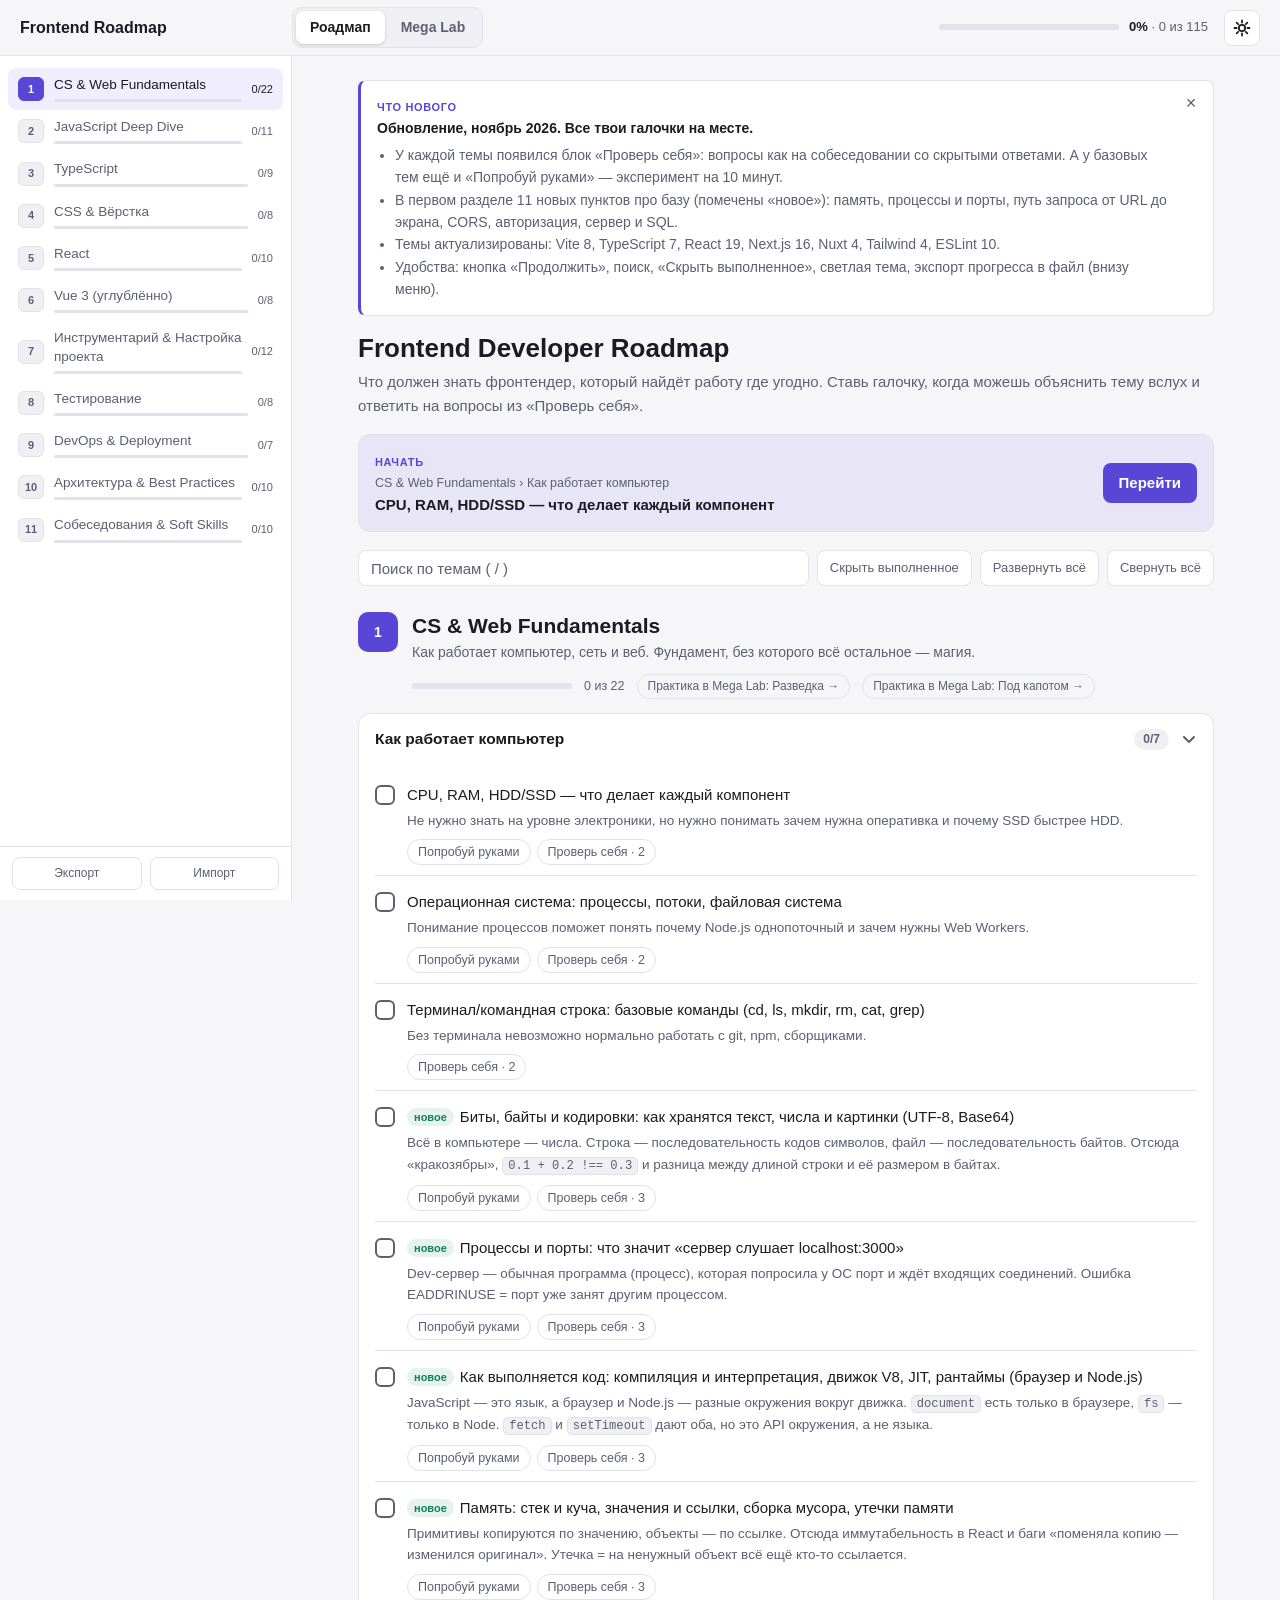
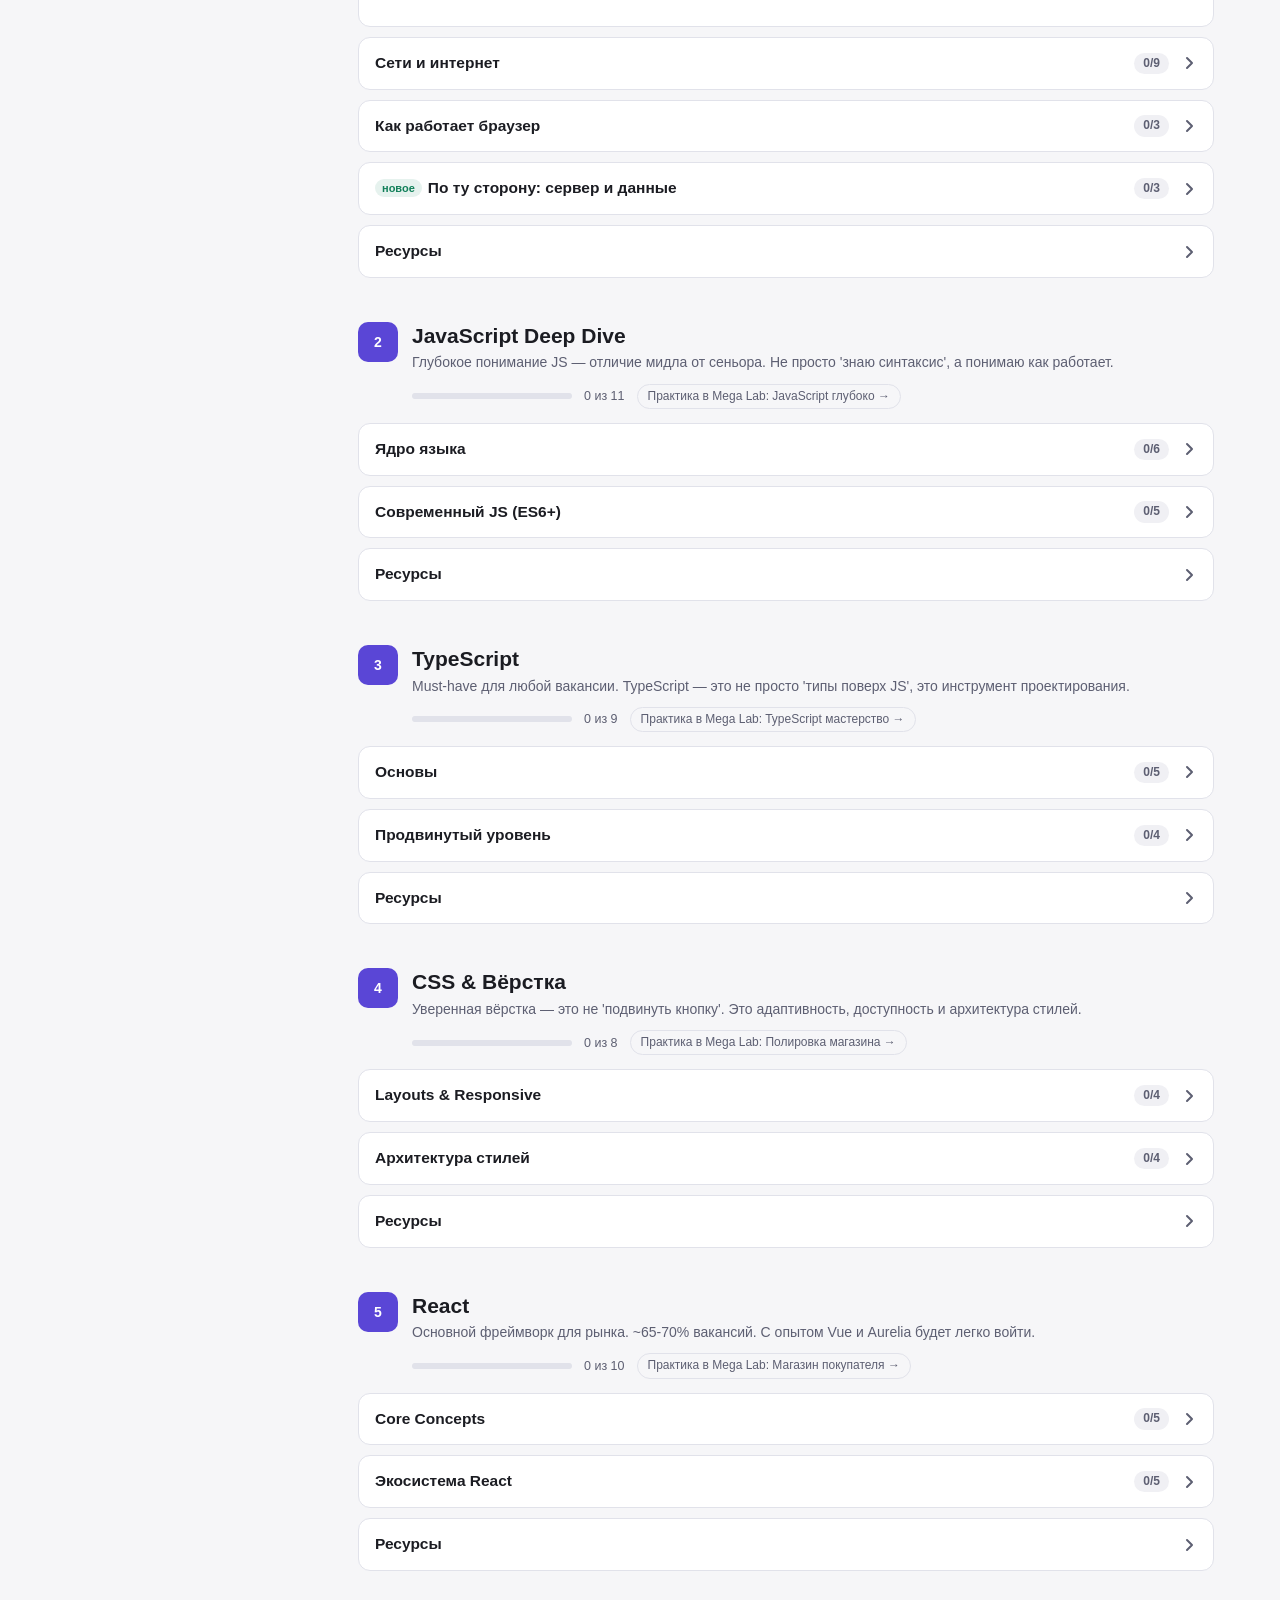
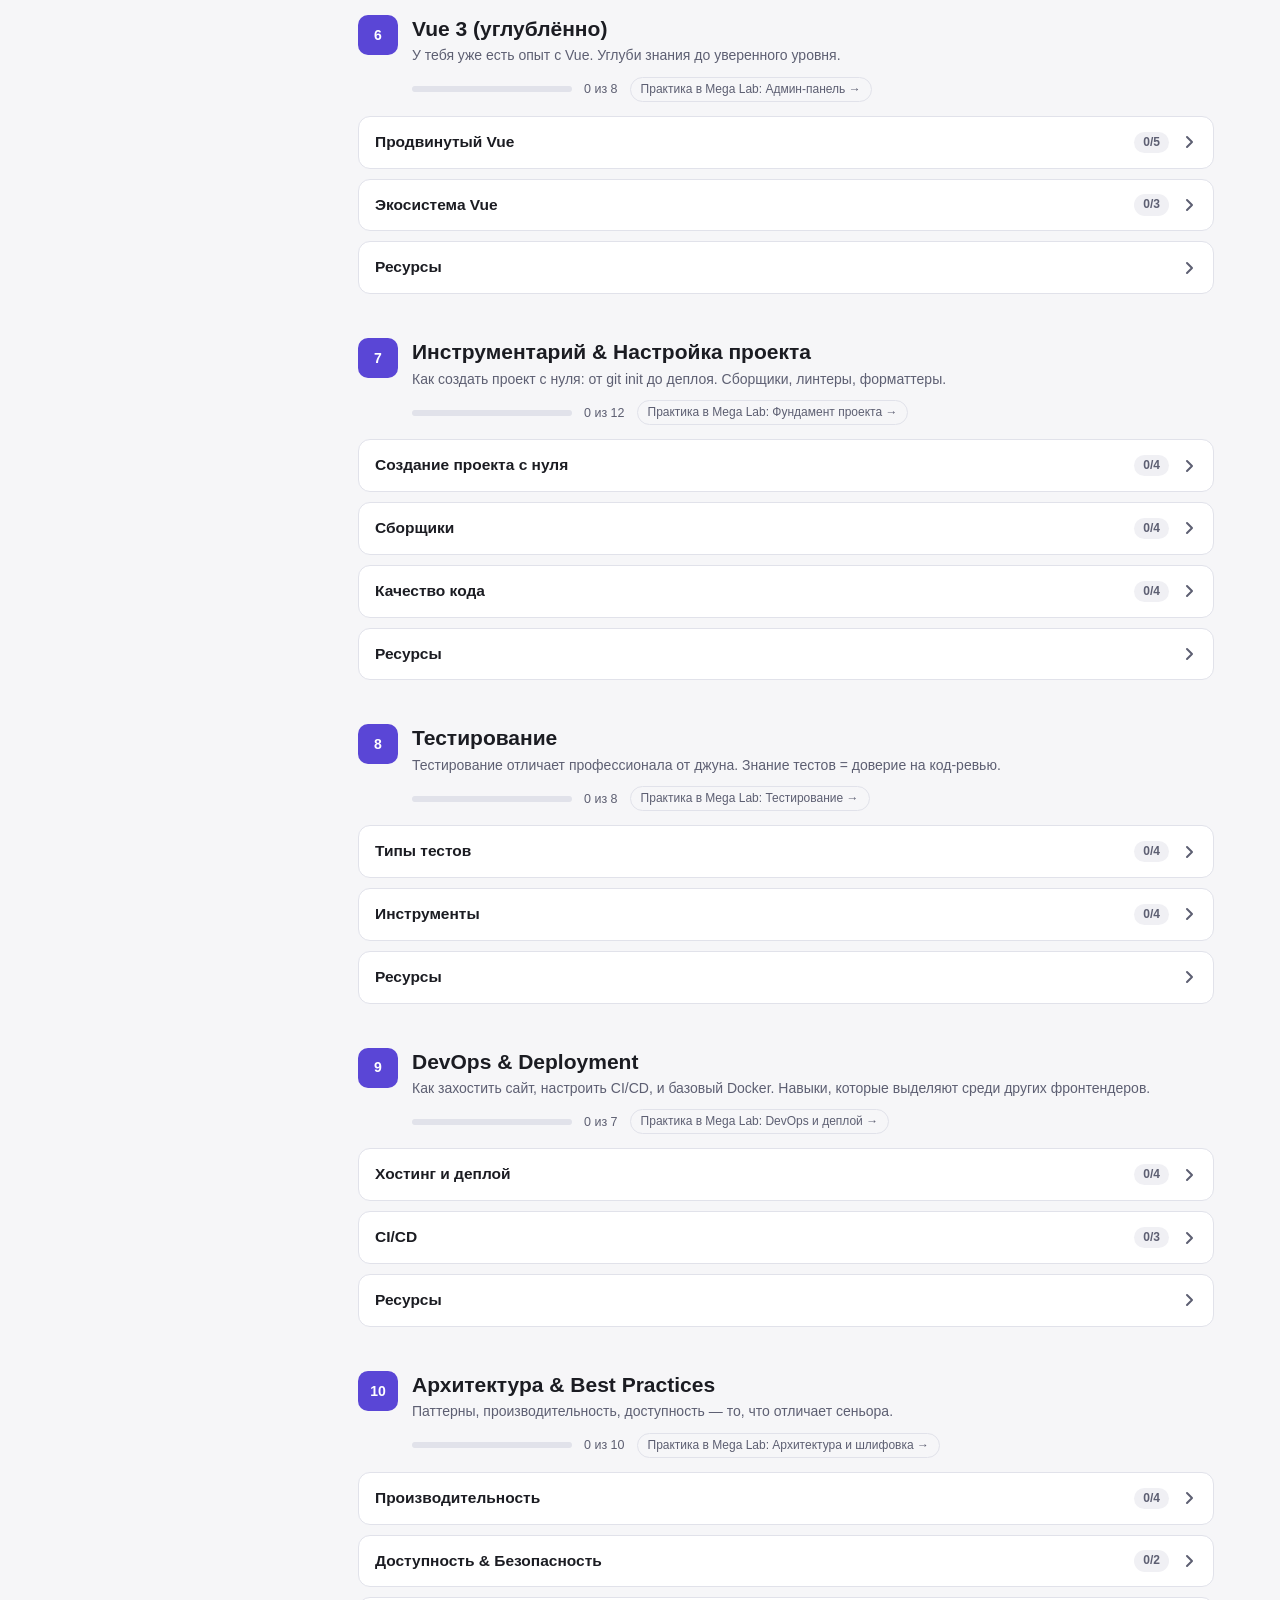
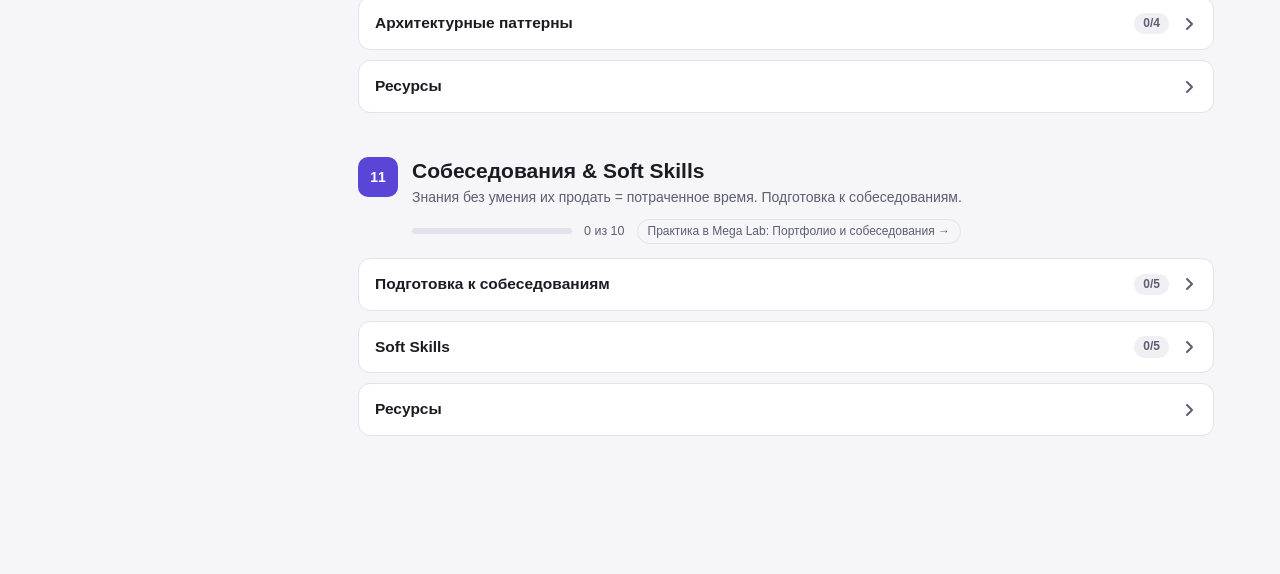
<file: index.html>
<!DOCTYPE html>
<html lang="ru">
<head>
    <meta charset="UTF-8">
    <meta name="viewport" content="width=device-width, initial-scale=1.0">
    <title>Frontend Roadmap</title>
    <script>
      // Тема применяется до отрисовки, чтобы страница не мигала
      (function () {
        var theme = 'dark';
        try {
          var ui = JSON.parse(localStorage.getItem('nastya-roadmap-ui')) || {};
          theme = ui.theme || (matchMedia('(prefers-color-scheme: light)').matches ? 'light' : 'dark');
        } catch (e) {}
        document.documentElement.dataset.theme = theme;
      })();
    </script>
    <link rel="stylesheet" href="styles.css?v=3">
</head>
<body class="page-roadmap">
    <a class="skip-link" href="#main">К содержимому</a>

    <header class="topbar">
        <button class="icon-btn menu-btn" id="ui-menu" type="button" aria-label="Открыть меню разделов">
            <svg viewBox="0 0 18 18" fill="none" stroke="currentColor" stroke-width="2" stroke-linecap="round" aria-hidden="true"><path d="M2 4.5h14M2 9h14M2 13.5h14"/></svg>
        </button>
        <a class="brand" href="index.html">Frontend Roadmap</a>
        <nav class="tabs" aria-label="Страницы">
            <a class="tab" href="index.html" aria-current="page">Роадмап</a>
            <a class="tab" href="lab.html">Mega Lab</a>
        </nav>
        <div class="top-progress" title="Общий прогресс на этой странице">
            <span class="bar"><span class="bar-fill"></span></span>
            <span class="top-progress-text" id="ui-progress-text"></span>
        </div>
        <button class="icon-btn" id="ui-theme" type="button" aria-label="Переключить светлую и тёмную тему">
            <svg class="icon-sun" viewBox="0 0 18 18" fill="none" stroke="currentColor" stroke-width="1.8" stroke-linecap="round" aria-hidden="true"><circle cx="9" cy="9" r="3.2"/><path d="M9 1.5v2M9 14.5v2M1.5 9h2M14.5 9h2M3.7 3.7l1.4 1.4M12.9 12.9l1.4 1.4M3.7 14.3l1.4-1.4M12.9 5.1l1.4-1.4"/></svg>
            <svg class="icon-moon" viewBox="0 0 18 18" fill="none" stroke="currentColor" stroke-width="1.8" stroke-linejoin="round" aria-hidden="true"><path d="M15.5 10.6A6.8 6.8 0 0 1 7.4 2.5a6.8 6.8 0 1 0 8.1 8.1z"/></svg>
        </button>
    </header>

    <div class="layout">
        <aside class="sidebar" id="sidebar">
            <nav class="nav-scroll" aria-label="Разделы">
                <ul id="ui-nav"></ul>
            </nav>
            <div class="sidebar-foot">
                <button class="text-btn" id="ui-export" type="button" title="Сохранить все галочки в файл">Экспорт</button>
                <button class="text-btn" id="ui-import" type="button" title="Загрузить галочки из файла">Импорт</button>
                <input id="ui-import-file" type="file" accept="application/json,.json" hidden>
            </div>
        </aside>
        <div class="overlay" id="ui-overlay"></div>

        <main class="main" id="main">
            <div id="ui-news"></div>
            <div class="intro">
                <h1>Frontend Developer Roadmap</h1>
                <p>Что должен знать фронтендер, который найдёт работу где угодно. Ставь галочку, когда можешь объяснить тему вслух и ответить на вопросы из «Проверь себя».</p>
            </div>
            <div id="ui-continue"></div>
            <div class="toolbar">
                <input class="search" id="ui-search" type="search" placeholder="Поиск по темам ( / )" aria-label="Поиск по темам" autocomplete="off">
                <button class="chip-btn" id="ui-hide-done" type="button" aria-pressed="false">Скрыть выполненное</button>
                <button class="chip-btn" id="ui-expand" type="button">Развернуть всё</button>
                <button class="chip-btn" id="ui-collapse" type="button">Свернуть всё</button>
                <button class="chip-btn" id="ui-news-btn" type="button" hidden>Что нового</button>
            </div>
            <div id="ui-content"></div>
            <p class="empty" id="ui-empty" hidden>Ничего не найдено. Попробуй другое слово.</p>
        </main>
    </div>

    <script src="data.js?v=3"></script>
    <script src="checks.js?v=3"></script>
    <script src="common.js?v=3"></script>
    <script src="app.js?v=3"></script>
</body>
</html>
</file>
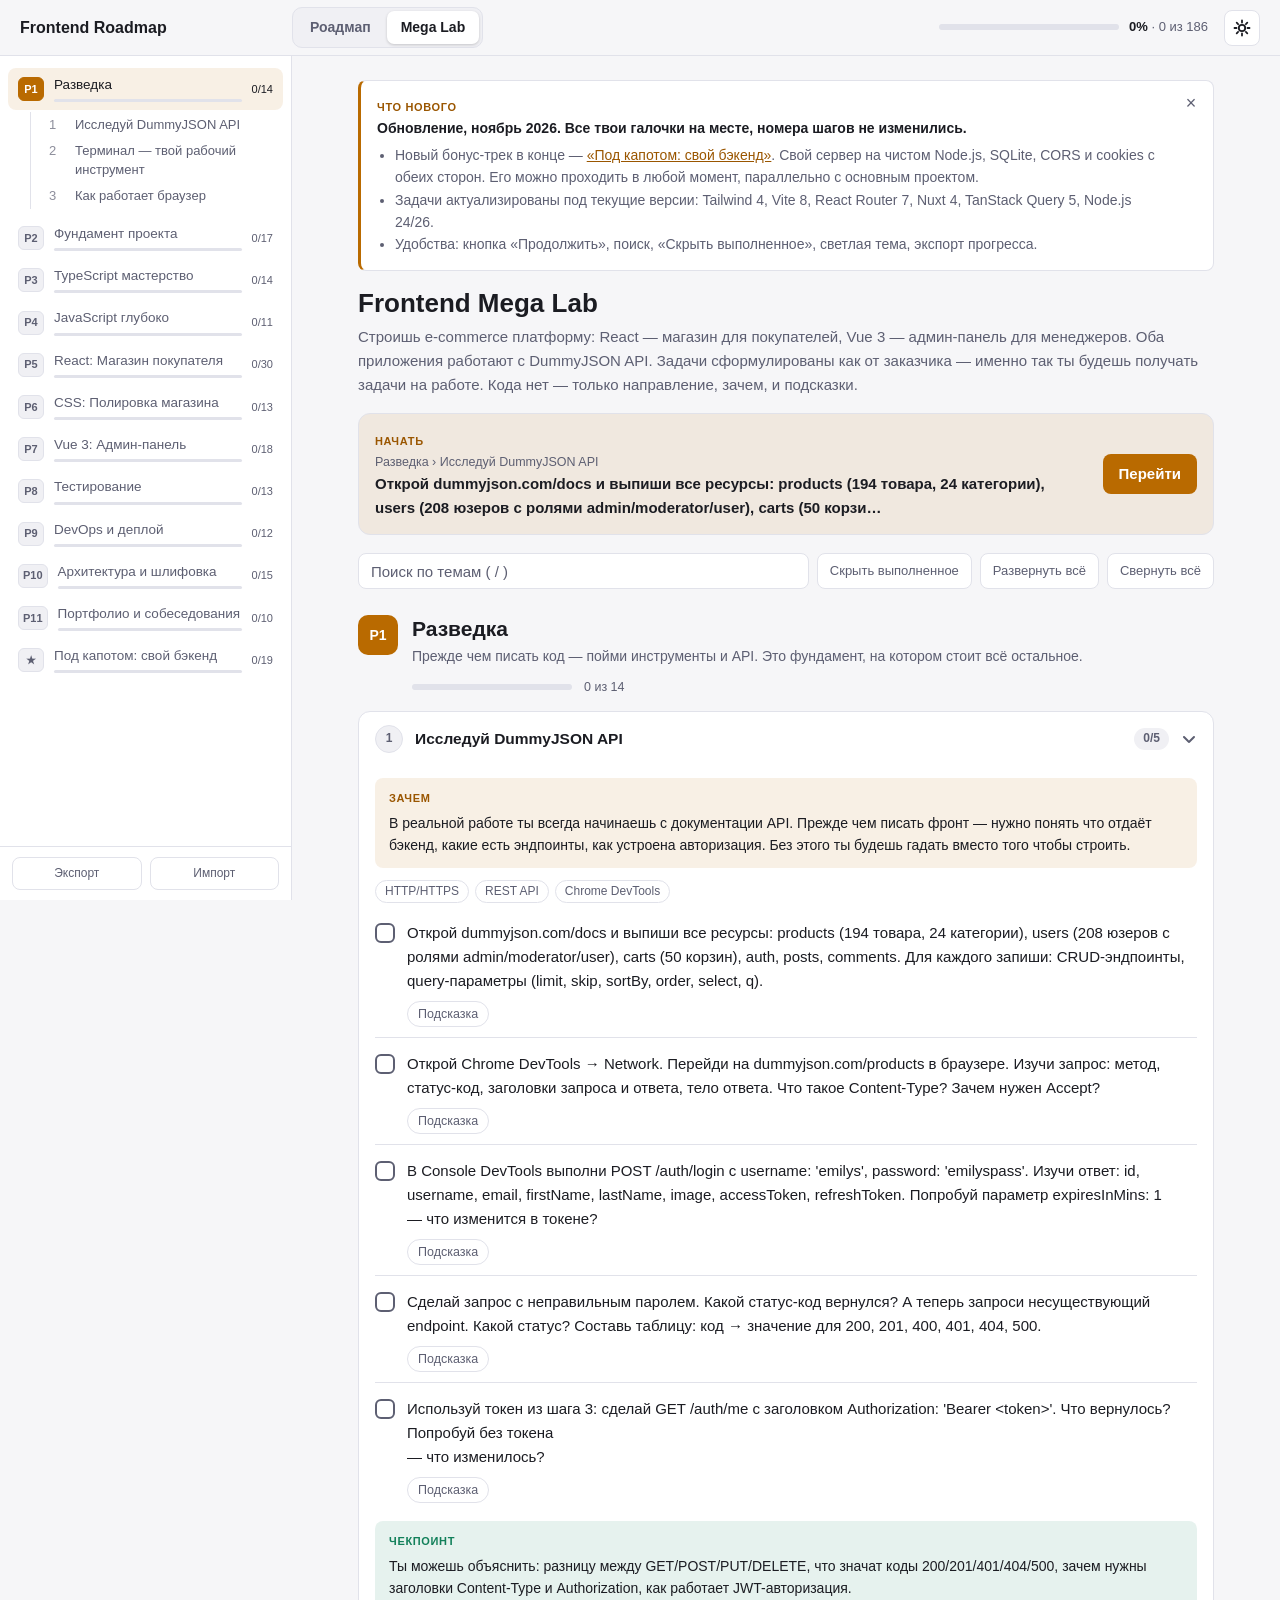
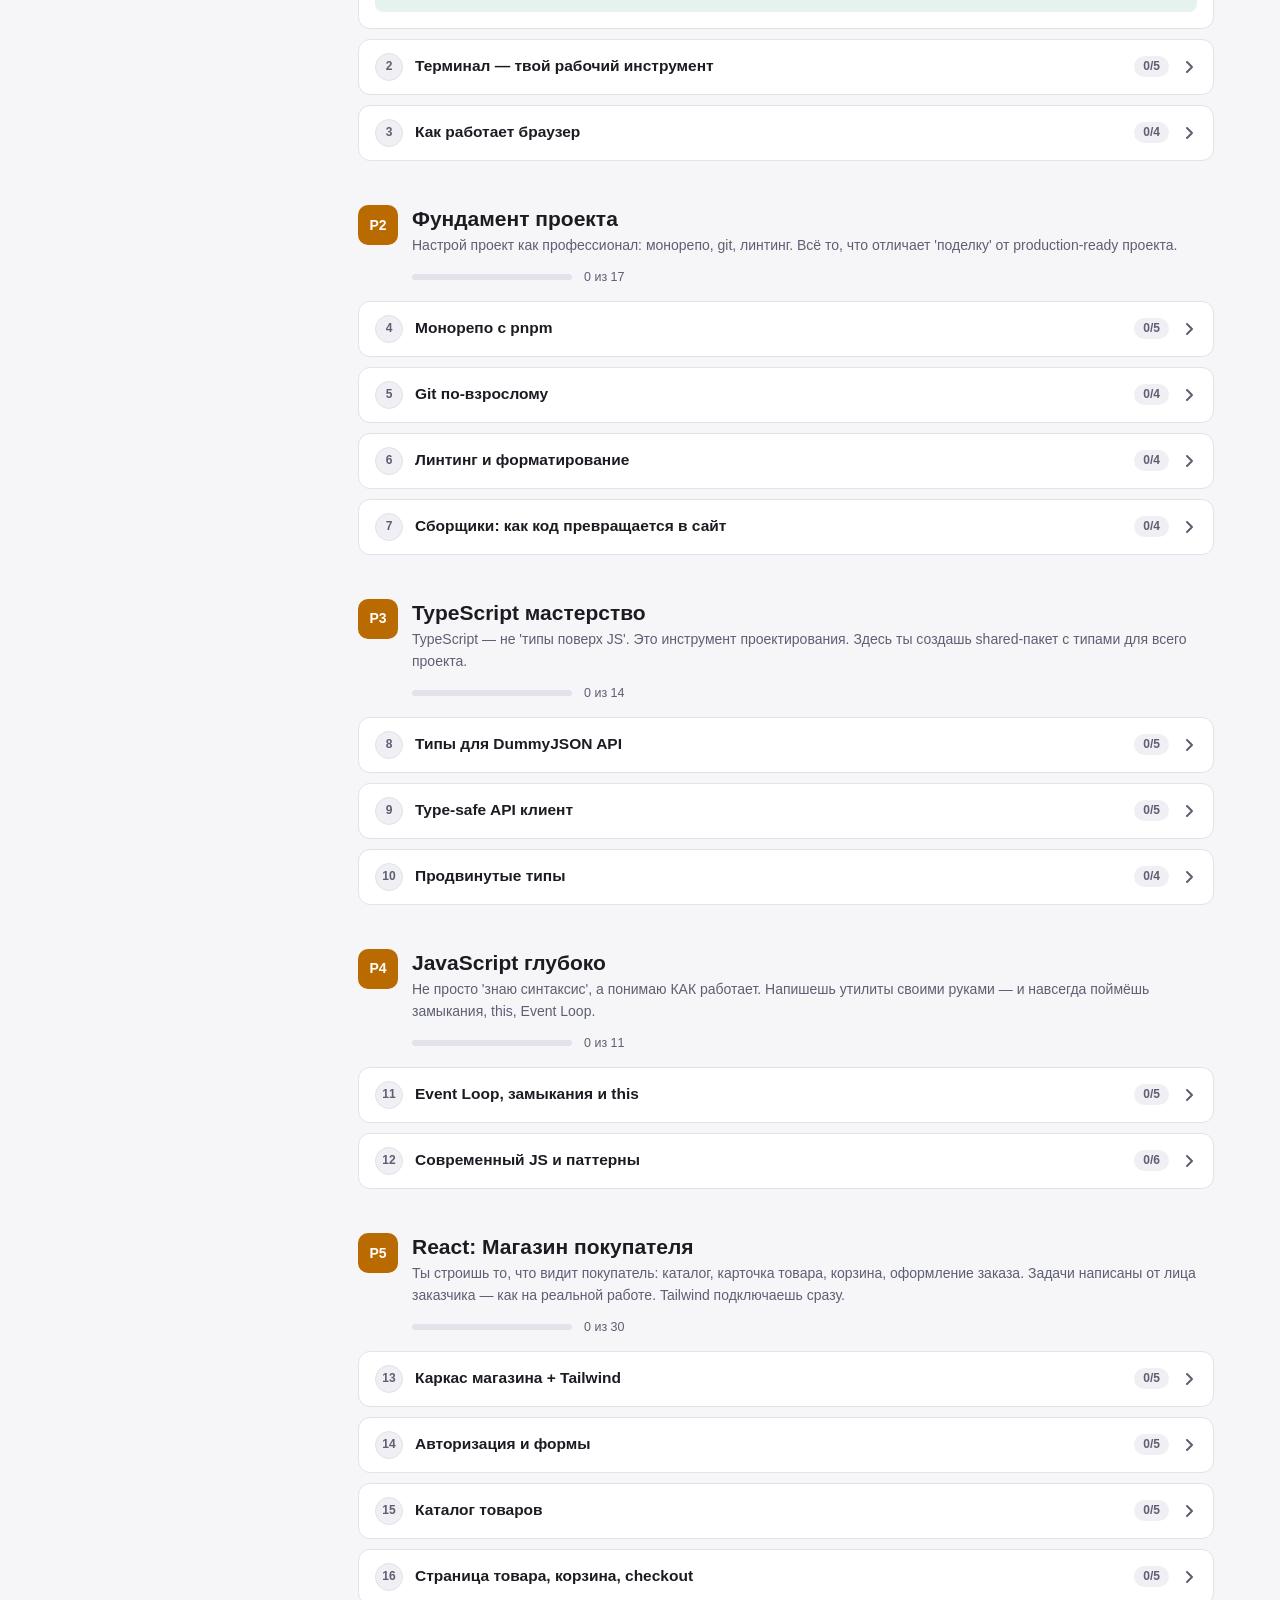
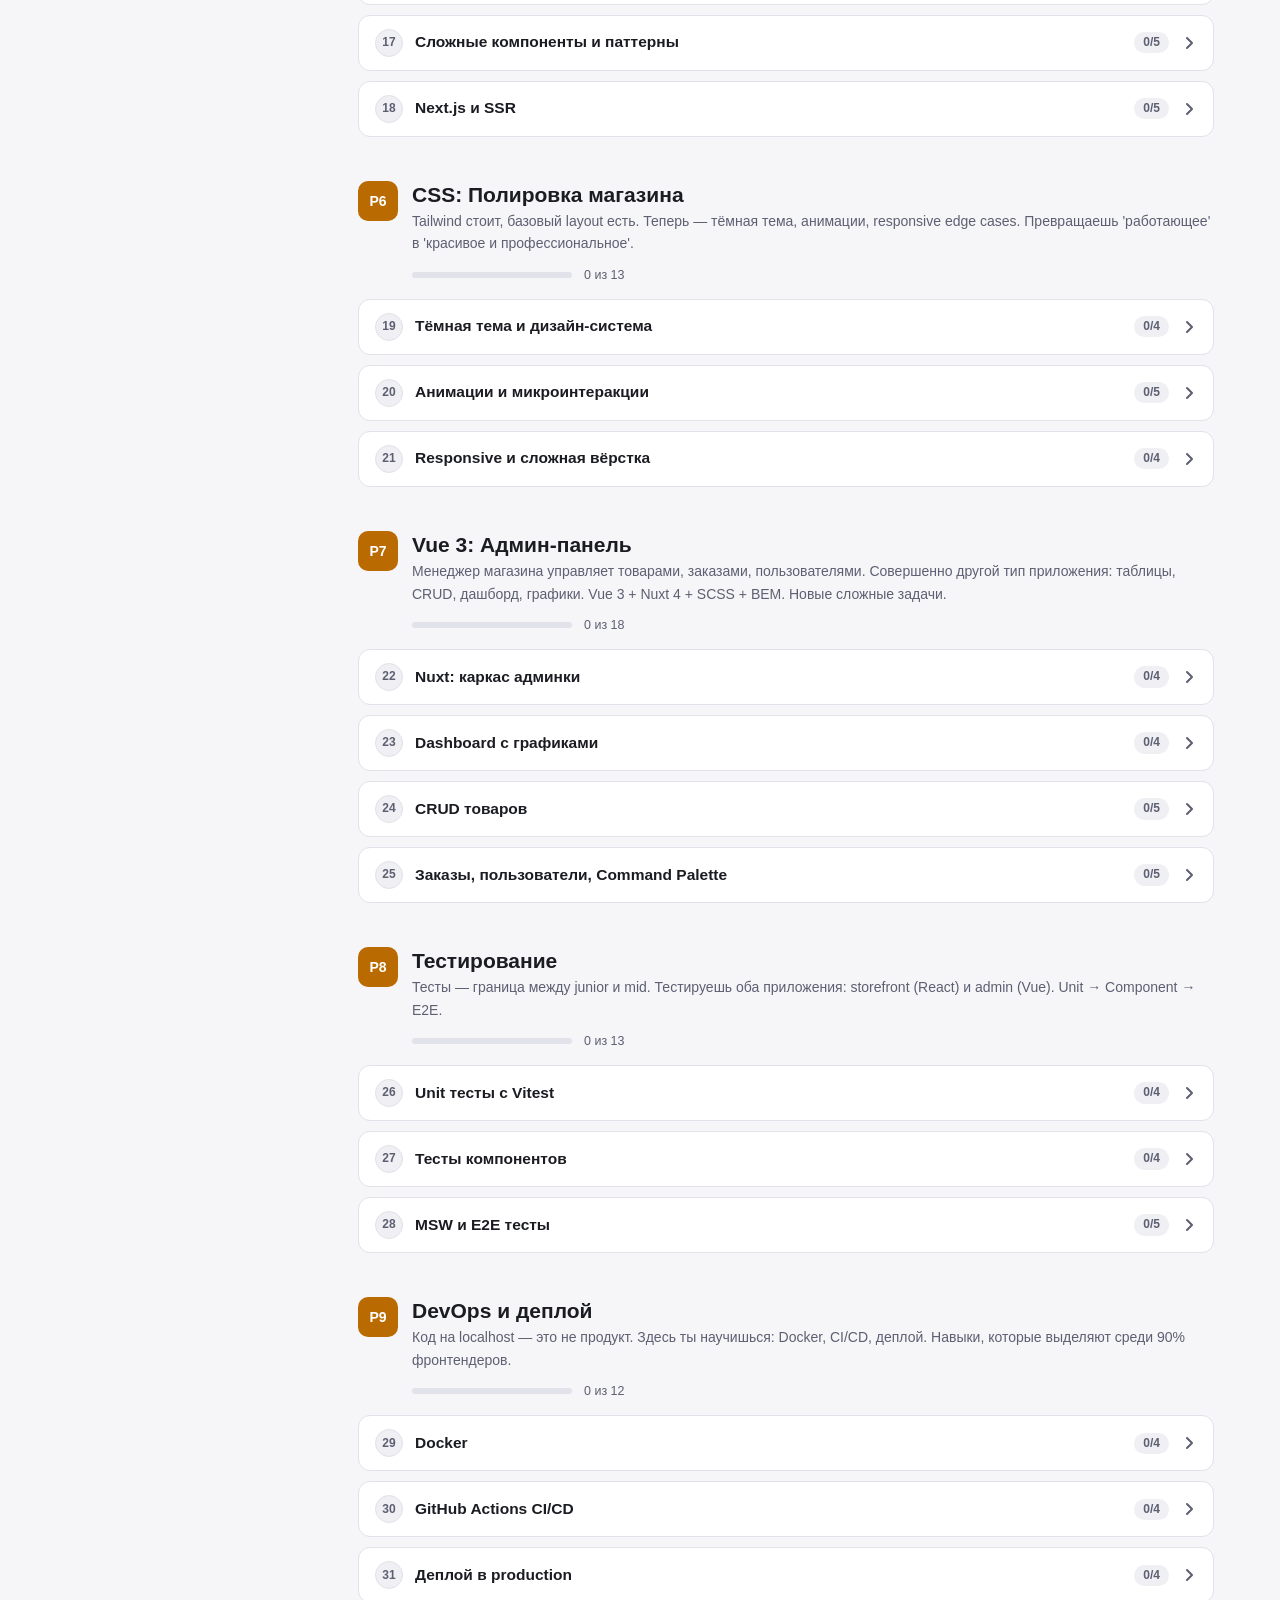
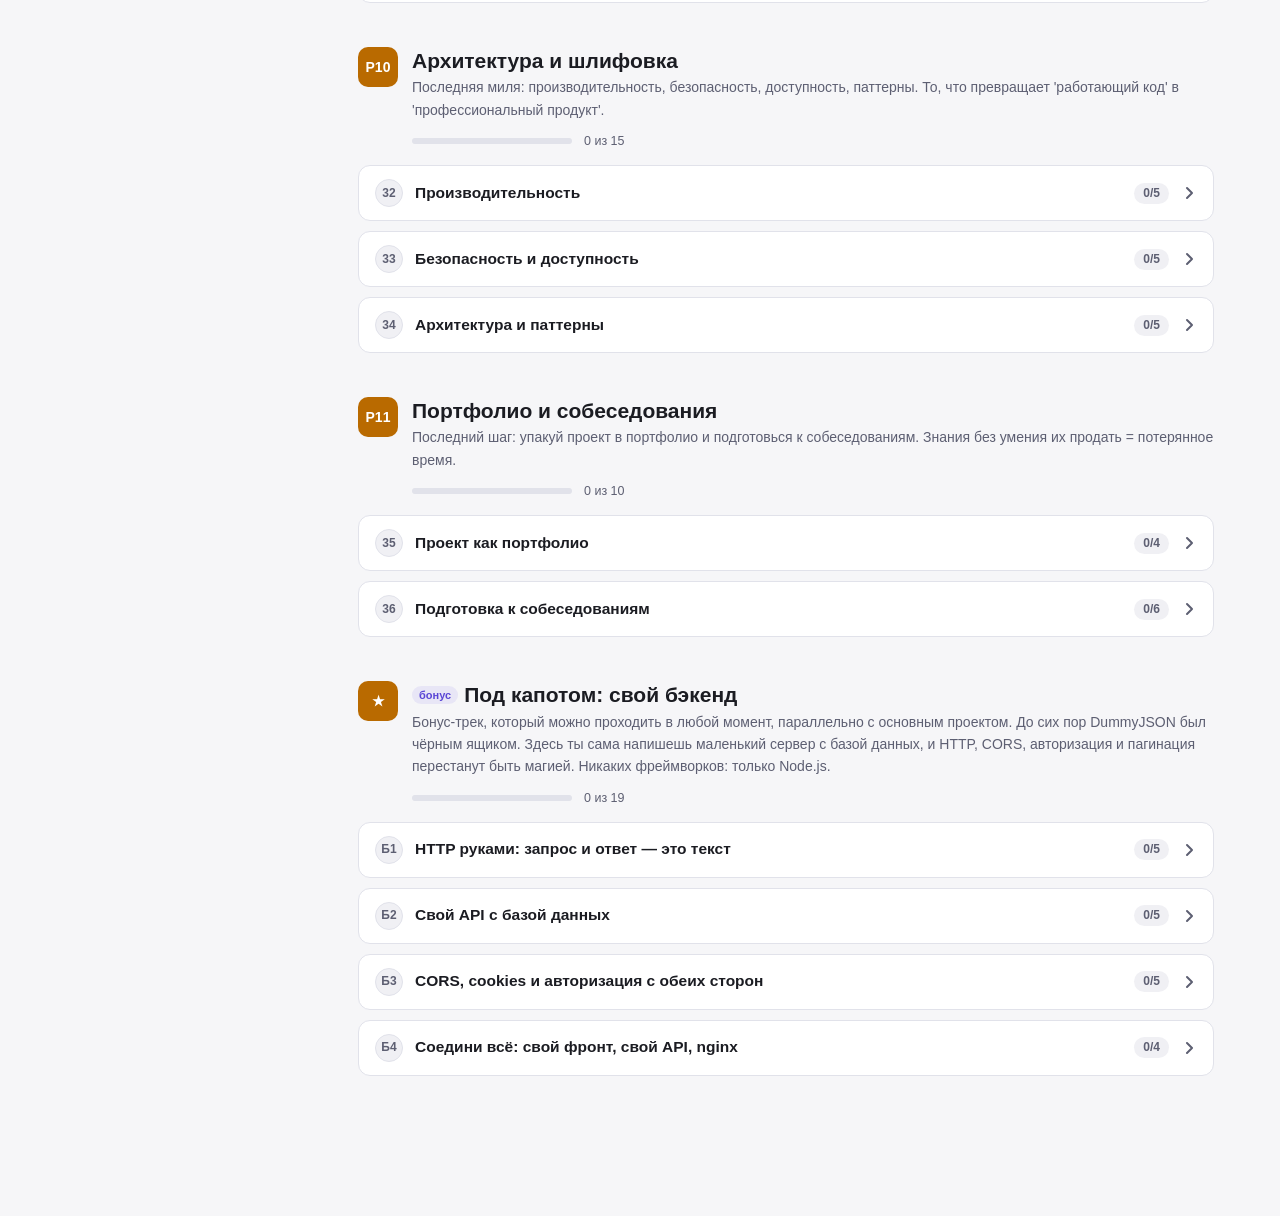
<file: lab.html>
<!DOCTYPE html>
<html lang="ru">
<head>
    <meta charset="UTF-8">
    <meta name="viewport" content="width=device-width, initial-scale=1.0">
    <title>Frontend Mega Lab</title>
    <script>
      // Тема применяется до отрисовки, чтобы страница не мигала
      (function () {
        var theme = 'dark';
        try {
          var ui = JSON.parse(localStorage.getItem('nastya-roadmap-ui')) || {};
          theme = ui.theme || (matchMedia('(prefers-color-scheme: light)').matches ? 'light' : 'dark');
        } catch (e) {}
        document.documentElement.dataset.theme = theme;
      })();
    </script>
    <link rel="stylesheet" href="styles.css?v=3">
</head>
<body class="page-lab">
    <a class="skip-link" href="#main">К содержимому</a>

    <header class="topbar">
        <button class="icon-btn menu-btn" id="ui-menu" type="button" aria-label="Открыть меню разделов">
            <svg viewBox="0 0 18 18" fill="none" stroke="currentColor" stroke-width="2" stroke-linecap="round" aria-hidden="true"><path d="M2 4.5h14M2 9h14M2 13.5h14"/></svg>
        </button>
        <a class="brand" href="index.html">Frontend Roadmap</a>
        <nav class="tabs" aria-label="Страницы">
            <a class="tab" href="index.html">Роадмап</a>
            <a class="tab" href="lab.html" aria-current="page">Mega Lab</a>
        </nav>
        <div class="top-progress" title="Общий прогресс на этой странице">
            <span class="bar"><span class="bar-fill"></span></span>
            <span class="top-progress-text" id="ui-progress-text"></span>
        </div>
        <button class="icon-btn" id="ui-theme" type="button" aria-label="Переключить светлую и тёмную тему">
            <svg class="icon-sun" viewBox="0 0 18 18" fill="none" stroke="currentColor" stroke-width="1.8" stroke-linecap="round" aria-hidden="true"><circle cx="9" cy="9" r="3.2"/><path d="M9 1.5v2M9 14.5v2M1.5 9h2M14.5 9h2M3.7 3.7l1.4 1.4M12.9 12.9l1.4 1.4M3.7 14.3l1.4-1.4M12.9 5.1l1.4-1.4"/></svg>
            <svg class="icon-moon" viewBox="0 0 18 18" fill="none" stroke="currentColor" stroke-width="1.8" stroke-linejoin="round" aria-hidden="true"><path d="M15.5 10.6A6.8 6.8 0 0 1 7.4 2.5a6.8 6.8 0 1 0 8.1 8.1z"/></svg>
        </button>
    </header>

    <div class="layout">
        <aside class="sidebar" id="sidebar">
            <nav class="nav-scroll" aria-label="Разделы">
                <ul id="ui-nav"></ul>
            </nav>
            <div class="sidebar-foot">
                <button class="text-btn" id="ui-export" type="button" title="Сохранить все галочки в файл">Экспорт</button>
                <button class="text-btn" id="ui-import" type="button" title="Загрузить галочки из файла">Импорт</button>
                <input id="ui-import-file" type="file" accept="application/json,.json" hidden>
            </div>
        </aside>
        <div class="overlay" id="ui-overlay"></div>

        <main class="main" id="main">
            <div id="ui-news"></div>
            <div class="intro">
                <h1>Frontend Mega Lab</h1>
                <p id="lab-intro"></p>
            </div>
            <div id="ui-continue"></div>
            <div class="toolbar">
                <input class="search" id="ui-search" type="search" placeholder="Поиск по темам ( / )" aria-label="Поиск по темам" autocomplete="off">
                <button class="chip-btn" id="ui-hide-done" type="button" aria-pressed="false">Скрыть выполненное</button>
                <button class="chip-btn" id="ui-expand" type="button">Развернуть всё</button>
                <button class="chip-btn" id="ui-collapse" type="button">Свернуть всё</button>
                <button class="chip-btn" id="ui-news-btn" type="button" hidden>Что нового</button>
            </div>
            <div id="ui-content"></div>
            <p class="empty" id="ui-empty" hidden>Ничего не найдено. Попробуй другое слово.</p>
        </main>
    </div>

    <script src="lab-data.js?v=3"></script>
    <script src="common.js?v=3"></script>
    <script src="lab.js?v=3"></script>
</body>
</html>
</file>
<file: styles.css>
/* Общие стили для роадмапа (index.html) и Mega Lab (lab.html) */

*,
*::before,
*::after {
  box-sizing: border-box;
}

:root {
  --bg: #0f1014;
  --surface: #17181e;
  --surface-2: #1e2028;
  --line: #2a2d39;
  --text: #e8e8ef;
  --muted: #9c9eb1;
  --violet: #9b8cff;
  --violet-strong: #7a66f2;
  --violet-soft: rgba(155, 140, 255, 0.12);
  --amber: #f5b941;
  --amber-strong: #f5b941;
  --amber-soft: rgba(245, 185, 65, 0.1);
  --on-amber: #1b1c22;
  --ok: #3ecf8e;
  --ok-soft: rgba(62, 207, 142, 0.12);
  --danger: #f87171;
  --danger-soft: rgba(248, 113, 113, 0.12);
  --shadow: 0 8px 30px rgba(0, 0, 0, 0.35);

  --accent: var(--violet);
  --accent-strong: var(--violet-strong);
  --accent-soft: var(--violet-soft);
  --on-accent: #fff;

  --topbar-h: 56px;
  --sidebar-w: 292px;
  --radius: 12px;
  --radius-sm: 8px;
  color-scheme: dark;
}

:root[data-theme='light'] {
  --bg: #f6f6f8;
  --surface: #ffffff;
  --surface-2: #f0f0f4;
  --line: #e1e2ea;
  --text: #1b1c22;
  --muted: #5d5f72;
  --violet: #5a46d6;
  --violet-strong: #5a46d6;
  --violet-soft: rgba(90, 70, 214, 0.09);
  --amber: #9a5600;
  --amber-strong: #b96a00;
  --amber-soft: rgba(185, 106, 0, 0.1);
  --on-amber: #fff;
  --ok: #12805a;
  --ok-soft: rgba(18, 128, 90, 0.1);
  --danger: #c22f2f;
  --danger-soft: rgba(194, 47, 47, 0.09);
  --shadow: 0 8px 30px rgba(20, 20, 40, 0.12);
  color-scheme: light;
}

.page-lab {
  --accent: var(--amber);
  --accent-strong: var(--amber-strong);
  --accent-soft: var(--amber-soft);
  --on-accent: var(--on-amber);
}

html {
  scroll-behavior: smooth;
  scroll-padding-top: calc(var(--topbar-h) + 72px);
  -webkit-text-size-adjust: 100%;
}

body {
  margin: 0;
  font-family: -apple-system, BlinkMacSystemFont, 'Segoe UI', Roboto, 'Noto Sans', 'Helvetica Neue', Arial, sans-serif;
  font-size: 15px;
  line-height: 1.6;
  background: var(--bg);
  color: var(--text);
}

h1, h2, h3, p, ul, ol {
  margin: 0;
}

ul, ol {
  padding: 0;
  list-style: none;
}

a {
  color: var(--accent);
}

button, input {
  font: inherit;
  color: inherit;
}

code {
  font-family: ui-monospace, SFMono-Regular, Menlo, Consolas, monospace;
  font-size: 0.9em;
  padding: 1px 5px;
  border-radius: 5px;
  background: var(--surface-2);
  border: 1px solid var(--line);
  overflow-wrap: anywhere;
}

:focus-visible {
  outline: 2px solid var(--accent);
  outline-offset: 2px;
}

[hidden] {
  display: none !important;
}

.skip-link {
  position: absolute;
  left: 12px;
  top: -60px;
  z-index: 100;
  padding: 8px 14px;
  border-radius: var(--radius-sm);
  background: var(--accent-strong);
  color: var(--on-accent);
  text-decoration: none;
}

.skip-link:focus {
  top: 8px;
}

/* ---------- Верхняя панель ---------- */

.topbar {
  position: sticky;
  top: 0;
  z-index: 30;
  height: var(--topbar-h);
  display: flex;
  align-items: center;
  gap: 16px;
  padding: 0 20px;
  background: var(--bg);
  border-bottom: 1px solid var(--line);
}

.brand {
  font-weight: 700;
  font-size: 16px;
  color: var(--text);
  text-decoration: none;
  white-space: nowrap;
  width: calc(var(--sidebar-w) - 36px);
  flex-shrink: 0;
}

.tabs {
  display: flex;
  gap: 2px;
  padding: 3px;
  border-radius: 10px;
  background: var(--surface-2);
  border: 1px solid var(--line);
  flex-shrink: 0;
}

.tab {
  padding: 5px 14px;
  border-radius: 7px;
  font-size: 14px;
  font-weight: 600;
  color: var(--muted);
  text-decoration: none;
  white-space: nowrap;
}

.tab:hover {
  color: var(--text);
}

.tab[aria-current='page'] {
  background: var(--surface);
  color: var(--text);
  box-shadow: 0 1px 3px rgba(0, 0, 0, 0.18);
}

.top-progress {
  display: flex;
  align-items: center;
  gap: 10px;
  margin-left: auto;
  min-width: 0;
}

.top-progress .bar {
  width: 180px;
}

.top-progress-text {
  font-size: 13px;
  font-weight: 600;
  white-space: nowrap;
  font-variant-numeric: tabular-nums;
}

.top-progress-text small {
  font-size: inherit;
  font-weight: 400;
  color: var(--muted);
}

.icon-btn {
  display: inline-grid;
  place-items: center;
  width: 36px;
  height: 36px;
  flex-shrink: 0;
  border: 1px solid var(--line);
  border-radius: var(--radius-sm);
  background: var(--surface);
  cursor: pointer;
}

.icon-btn:hover {
  border-color: var(--accent);
}

.icon-btn svg {
  width: 18px;
  height: 18px;
}

.menu-btn {
  display: none;
}

[data-theme='light'] .icon-moon,
[data-theme='dark'] .icon-sun {
  display: none;
}

/* ---------- Прогресс-бар ---------- */

.bar {
  display: block;
  height: 6px;
  border-radius: 99px;
  background: var(--line);
  overflow: hidden;
}

.bar-fill {
  display: block;
  height: 100%;
  width: 0;
  border-radius: inherit;
  background: var(--accent-strong);
  transition: width 0.3s ease;
}

.is-done .bar-fill {
  background: var(--ok);
}

/* ---------- Каркас ---------- */

.layout {
  display: grid;
  grid-template-columns: var(--sidebar-w) minmax(0, 1fr);
}

.sidebar {
  position: sticky;
  top: var(--topbar-h);
  height: calc(100vh - var(--topbar-h));
  height: calc(100dvh - var(--topbar-h));
  display: flex;
  flex-direction: column;
  border-right: 1px solid var(--line);
  background: var(--surface);
}

.nav-scroll {
  flex: 1;
  overflow-y: auto;
  padding: 12px 8px;
}

.nav-link {
  display: flex;
  align-items: center;
  gap: 10px;
  padding: 8px 10px;
  border-radius: var(--radius-sm);
  color: var(--muted);
  text-decoration: none;
  font-size: 13.5px;
  font-weight: 500;
  line-height: 1.35;
}

.nav-link:hover {
  background: var(--surface-2);
  color: var(--text);
}

.nav-link.active {
  background: var(--accent-soft);
  color: var(--text);
}

.nav-num {
  display: grid;
  place-items: center;
  min-width: 26px;
  height: 24px;
  padding: 0 4px;
  border-radius: 6px;
  background: var(--surface-2);
  border: 1px solid var(--line);
  font-size: 11px;
  font-weight: 700;
  flex-shrink: 0;
}

.nav-link.active .nav-num {
  background: var(--accent-strong);
  border-color: var(--accent-strong);
  color: var(--on-accent);
}

.nav-main {
  flex: 1;
  min-width: 0;
  display: grid;
  gap: 5px;
}

.nav-main .bar {
  height: 3px;
}

.nav-count {
  font-size: 11px;
  font-variant-numeric: tabular-nums;
  flex-shrink: 0;
}

.is-done > .nav-link .nav-count {
  color: var(--ok);
}

.nav-sub {
  display: none;
  margin: 2px 0 8px 22px;
  padding-left: 10px;
  border-left: 1px solid var(--line);
}

.active-group > .nav-sub {
  display: block;
}

.nav-sub-link {
  display: flex;
  gap: 8px;
  padding: 4px 8px;
  border-radius: 6px;
  font-size: 13px;
  line-height: 1.4;
  color: var(--muted);
  text-decoration: none;
}

.nav-sub-link:hover {
  color: var(--text);
  background: var(--surface-2);
}

.nav-sub-link.active {
  color: var(--accent);
  font-weight: 600;
}

.nav-sub-link.all-done::after {
  content: '✓';
  margin-left: auto;
  color: var(--ok);
}

.nav-sub-num {
  min-width: 18px;
  font-variant-numeric: tabular-nums;
  opacity: 0.7;
}

.sidebar-foot {
  display: flex;
  gap: 8px;
  padding: 10px 12px;
  border-top: 1px solid var(--line);
}

.text-btn {
  flex: 1;
  padding: 6px 8px;
  border: 1px solid var(--line);
  border-radius: var(--radius-sm);
  background: transparent;
  color: var(--muted);
  font-size: 12px;
  cursor: pointer;
}

.text-btn:hover {
  color: var(--text);
  border-color: var(--accent);
}

.overlay {
  display: none;
}

.main {
  width: 100%;
  max-width: 920px;
  margin: 0 auto;
  padding: 24px 32px 96px;
}

/* ---------- Верх страницы: новости, «продолжить», панель ---------- */

.news {
  position: relative;
  margin-bottom: 16px;
  padding: 14px 44px 14px 16px;
  border: 1px solid var(--line);
  border-left: 3px solid var(--accent-strong);
  border-radius: var(--radius-sm);
  background: var(--surface);
  font-size: 14px;
}

.news strong {
  display: block;
  margin-bottom: 4px;
}

.news ul {
  padding-left: 18px;
  list-style: disc;
  color: var(--muted);
}

.news-close {
  position: absolute;
  top: 8px;
  right: 8px;
  width: 28px;
  height: 28px;
  border: 0;
  border-radius: 6px;
  background: transparent;
  color: var(--muted);
  font-size: 18px;
  line-height: 1;
  cursor: pointer;
}

.news-close:hover {
  background: var(--surface-2);
  color: var(--text);
}

.intro {
  margin-bottom: 16px;
  color: var(--muted);
}

.intro h1 {
  margin-bottom: 6px;
  font-size: 26px;
  line-height: 1.25;
  color: var(--text);
}

.continue {
  display: flex;
  align-items: center;
  gap: 16px;
  margin-bottom: 8px;
  padding: 14px 16px;
  border: 1px solid var(--line);
  border-radius: var(--radius);
  background: var(--accent-soft);
}

.continue-body {
  flex: 1;
  min-width: 0;
}

.eyebrow {
  font-size: 11px;
  font-weight: 700;
  letter-spacing: 0.06em;
  text-transform: uppercase;
  color: var(--accent);
}

.continue-path {
  font-size: 12.5px;
  color: var(--muted);
}

.continue-title {
  font-weight: 600;
  overflow: hidden;
  display: -webkit-box;
  -webkit-line-clamp: 2;
  -webkit-box-orient: vertical;
}

.btn {
  padding: 8px 16px;
  border: 0;
  border-radius: var(--radius-sm);
  background: var(--accent-strong);
  color: var(--on-accent);
  font-weight: 600;
  white-space: nowrap;
  cursor: pointer;
}

.btn:hover {
  filter: brightness(1.08);
}

.toolbar {
  position: sticky;
  top: var(--topbar-h);
  z-index: 20;
  display: flex;
  flex-wrap: wrap;
  gap: 8px;
  margin: 0 -8px 16px;
  padding: 10px 8px;
  background: var(--bg);
}

.search {
  flex: 1 1 220px;
  min-width: 0;
  height: 36px;
  padding: 0 12px;
  border: 1px solid var(--line);
  border-radius: var(--radius-sm);
  background: var(--surface);
}

.search::placeholder {
  color: var(--muted);
}

.chip-btn {
  height: 36px;
  padding: 0 12px;
  border: 1px solid var(--line);
  border-radius: var(--radius-sm);
  background: var(--surface);
  color: var(--muted);
  font-size: 13px;
  white-space: nowrap;
  cursor: pointer;
}

.chip-btn:hover {
  color: var(--text);
  border-color: var(--accent);
}

.chip-btn[aria-pressed='true'] {
  background: var(--accent-soft);
  border-color: var(--accent);
  color: var(--text);
}

.empty {
  padding: 48px 0;
  text-align: center;
  color: var(--muted);
}

/* ---------- Разделы ---------- */

.section {
  margin-bottom: 44px;
}

.section-head {
  display: flex;
  gap: 14px;
  margin-bottom: 14px;
}

.section-num {
  display: grid;
  place-items: center;
  width: 40px;
  height: 40px;
  flex-shrink: 0;
  border-radius: 10px;
  background: var(--accent-strong);
  color: var(--on-accent);
  font-weight: 700;
  font-size: 14px;
}

.section-info {
  flex: 1;
  min-width: 0;
}

.section-title {
  font-size: 21px;
  line-height: 1.3;
}

.section-desc {
  margin-top: 2px;
  font-size: 14px;
  color: var(--muted);
}

.section-meta {
  display: flex;
  flex-wrap: wrap;
  align-items: center;
  gap: 8px 12px;
  margin-top: 10px;
  font-size: 12.5px;
  color: var(--muted);
}

.section-meta .bar {
  width: 160px;
}

.section-count {
  font-variant-numeric: tabular-nums;
}

.section.is-done .section-count {
  color: var(--ok);
}

.meta-link {
  padding: 2px 10px;
  border: 1px solid var(--line);
  border-radius: 99px;
  font-size: 12px;
  color: var(--muted);
  text-decoration: none;
}

.meta-link:hover {
  color: var(--text);
  border-color: var(--amber);
}

/* ---------- Карточки (темы / шаги) ---------- */

.card {
  margin-bottom: 10px;
  border: 1px solid var(--line);
  border-radius: var(--radius);
  background: var(--surface);
}

.card-head {
  display: flex;
  align-items: center;
  gap: 12px;
  width: 100%;
  padding: 13px 16px;
  border: 0;
  border-radius: var(--radius);
  background: transparent;
  text-align: left;
  cursor: pointer;
}

.card-head:hover {
  background: var(--surface-2);
}

.card.open > .card-h .card-head {
  border-radius: var(--radius) var(--radius) 0 0;
}

.card-num {
  display: grid;
  place-items: center;
  min-width: 28px;
  height: 28px;
  padding: 0 4px;
  border-radius: 99px;
  background: var(--surface-2);
  border: 1px solid var(--line);
  font-size: 12px;
  font-weight: 700;
  color: var(--muted);
  flex-shrink: 0;
}

.card-title {
  flex: 1;
  min-width: 0;
  font-size: 15.5px;
  font-weight: 600;
}

.card-count {
  padding: 1px 9px;
  border-radius: 99px;
  background: var(--surface-2);
  font-size: 12px;
  color: var(--muted);
  font-variant-numeric: tabular-nums;
  flex-shrink: 0;
}

.card.all-done .card-count {
  background: var(--ok-soft);
  color: var(--ok);
}

.chevron {
  width: 16px;
  height: 16px;
  flex-shrink: 0;
  color: var(--muted);
  transition: transform 0.2s ease;
}

.card.open .chevron {
  transform: rotate(90deg);
}

.card-body {
  display: none;
  padding: 4px 16px 16px;
}

.card.open > .card-body,
.searching .card-body {
  display: block;
}

/* ---------- Пункты ---------- */

.item {
  display: flex;
  gap: 4px;
  padding: 10px 0;
  border-top: 1px solid var(--line);
}

.item:first-child {
  border-top: 0;
}

.cb {
  position: relative;
  display: grid;
  place-items: center;
  width: 36px;
  height: 32px;
  margin-left: -8px;
  flex-shrink: 0;
  cursor: pointer;
}

.cb input {
  position: absolute;
  inset: 0;
  width: 100%;
  height: 100%;
  margin: 0;
  opacity: 0;
  cursor: pointer;
}

.cb-box {
  display: grid;
  place-items: center;
  width: 20px;
  height: 20px;
  border: 2px solid var(--muted);
  border-radius: 6px;
  transition: background 0.15s ease, border-color 0.15s ease;
}

.cb:hover .cb-box {
  border-color: var(--accent);
}

.cb input:focus-visible + .cb-box {
  outline: 2px solid var(--accent);
  outline-offset: 2px;
}

.cb input:checked + .cb-box {
  background: var(--accent-strong);
  border-color: var(--accent-strong);
}

.cb input:checked + .cb-box::after {
  content: '';
  width: 5px;
  height: 10px;
  margin-top: -2px;
  border: solid var(--on-accent);
  border-width: 0 2px 2px 0;
  transform: rotate(45deg);
}

.item-body {
  flex: 1;
  min-width: 0;
  padding-top: 4px;
}

.item-text {
  overflow-wrap: anywhere;
}

.item.done .item-text {
  color: var(--muted);
}

.item-tip {
  margin-top: 3px;
  font-size: 13.5px;
  color: var(--muted);
}

.item.flash {
  animation: flash 1.6s ease;
}

@keyframes flash {
  0%, 60% { background: var(--accent-soft); box-shadow: 0 0 0 8px var(--accent-soft); }
  100% { background: transparent; box-shadow: 0 0 0 8px transparent; }
}

.tag {
  display: inline-block;
  margin-right: 6px;
  padding: 0 7px;
  border-radius: 99px;
  font-size: 11px;
  font-weight: 700;
  line-height: 18px;
  vertical-align: 1px;
  white-space: nowrap;
}

.tag-new {
  background: var(--ok-soft);
  color: var(--ok);
}

.tag-pm {
  background: var(--amber-soft);
  color: var(--amber);
}

.tag-hard {
  background: var(--danger-soft);
  color: var(--danger);
}

.tag-bonus {
  background: var(--violet-soft);
  color: var(--violet);
  vertical-align: 3px;
}

/* Раскрывающиеся блоки внутри пункта */

.extras {
  display: flex;
  flex-wrap: wrap;
  gap: 6px;
  margin-top: 8px;
}

.extra[open] {
  flex: 1 1 100%;
}

.extra > summary {
  display: inline-flex;
  align-items: center;
  gap: 6px;
  padding: 2px 10px;
  border: 1px solid var(--line);
  border-radius: 99px;
  font-size: 12.5px;
  color: var(--muted);
  cursor: pointer;
  list-style: none;
  user-select: none;
}

.extra > summary::-webkit-details-marker,
.answer > summary::-webkit-details-marker {
  display: none;
}

.extra > summary:hover,
.extra[open] > summary {
  color: var(--text);
  border-color: var(--accent);
}

.extra-body {
  margin-top: 8px;
  padding: 10px 12px;
  border-left: 2px solid var(--accent-strong);
  border-radius: 0 var(--radius-sm) var(--radius-sm) 0;
  background: var(--surface-2);
  font-size: 14px;
  overflow-wrap: anywhere;
}

.extra-try .extra-body {
  border-left-color: var(--ok);
}

.qa {
  display: grid;
  gap: 12px;
  padding-left: 20px;
  list-style: decimal;
}

.qa-q {
  font-weight: 600;
}

.answer > summary {
  display: inline-block;
  margin-top: 4px;
  font-size: 12.5px;
  color: var(--accent);
  cursor: pointer;
  list-style: none;
}

.answer > summary:hover {
  text-decoration: underline;
}

.answer[open] > summary {
  color: var(--muted);
}

.answer p {
  margin-top: 4px;
}

/* Ресурсы */

.links {
  display: grid;
  gap: 10px;
  padding-top: 8px;
}

.links a {
  font-weight: 500;
  text-underline-offset: 3px;
}

/* ---------- Mega Lab: блоки шага ---------- */

.note {
  margin: 8px 0 12px;
  padding: 12px 14px;
  border-radius: var(--radius-sm);
  font-size: 14px;
}

.note-label {
  display: block;
  margin-bottom: 4px;
  font-size: 11px;
  font-weight: 700;
  letter-spacing: 0.06em;
  text-transform: uppercase;
}

.note-why {
  background: var(--amber-soft);
}

.note-why .note-label {
  color: var(--amber);
}

.note-checkpoint {
  margin-bottom: 0;
  background: var(--ok-soft);
}

.note-checkpoint .note-label {
  color: var(--ok);
}

.covers {
  display: flex;
  flex-wrap: wrap;
  gap: 6px;
  margin-bottom: 4px;
}

.covers span {
  padding: 1px 9px;
  border: 1px solid var(--line);
  border-radius: 99px;
  font-size: 12px;
  color: var(--muted);
}

/* ---------- Состояния: поиск, скрытие выполненного ---------- */

.search-miss {
  display: none !important;
}

.hide-done .item.done,
.hide-done .card.all-done {
  display: none;
}

/* ---------- Мобильная версия ---------- */

@media (max-width: 900px) {
  .layout {
    display: block;
  }

  .menu-btn {
    display: inline-grid;
  }

  .brand,
  .top-progress .bar,
  .top-progress-text small {
    display: none;
  }

  .topbar {
    gap: 10px;
    padding: 0 12px;
  }

  .sidebar {
    position: fixed;
    top: 0;
    left: 0;
    z-index: 50;
    width: min(320px, 86vw);
    height: 100vh;
    height: 100dvh;
    transform: translateX(-100%);
    transition: transform 0.2s ease;
    box-shadow: var(--shadow);
  }

  .nav-open .sidebar {
    transform: none;
  }

  .nav-open .overlay {
    display: block;
    position: fixed;
    inset: 0;
    z-index: 40;
    background: rgba(0, 0, 0, 0.5);
  }

  .main {
    padding: 16px 14px 80px;
  }

  .toolbar {
    position: static;
  }

  html {
    scroll-padding-top: calc(var(--topbar-h) + 12px);
  }

  .section-head {
    gap: 10px;
  }

  .section-num {
    width: 34px;
    height: 34px;
  }

  .section-title {
    font-size: 19px;
  }

  .card-head {
    padding: 12px;
  }

  .card-body {
    padding: 4px 12px 14px;
  }

  .continue {
    flex-direction: column;
    align-items: stretch;
  }
}

@media (prefers-reduced-motion: reduce) {
  html {
    scroll-behavior: auto;
  }

  *,
  *::before,
  *::after {
    transition: none !important;
    animation: none !important;
  }
}
</file>
